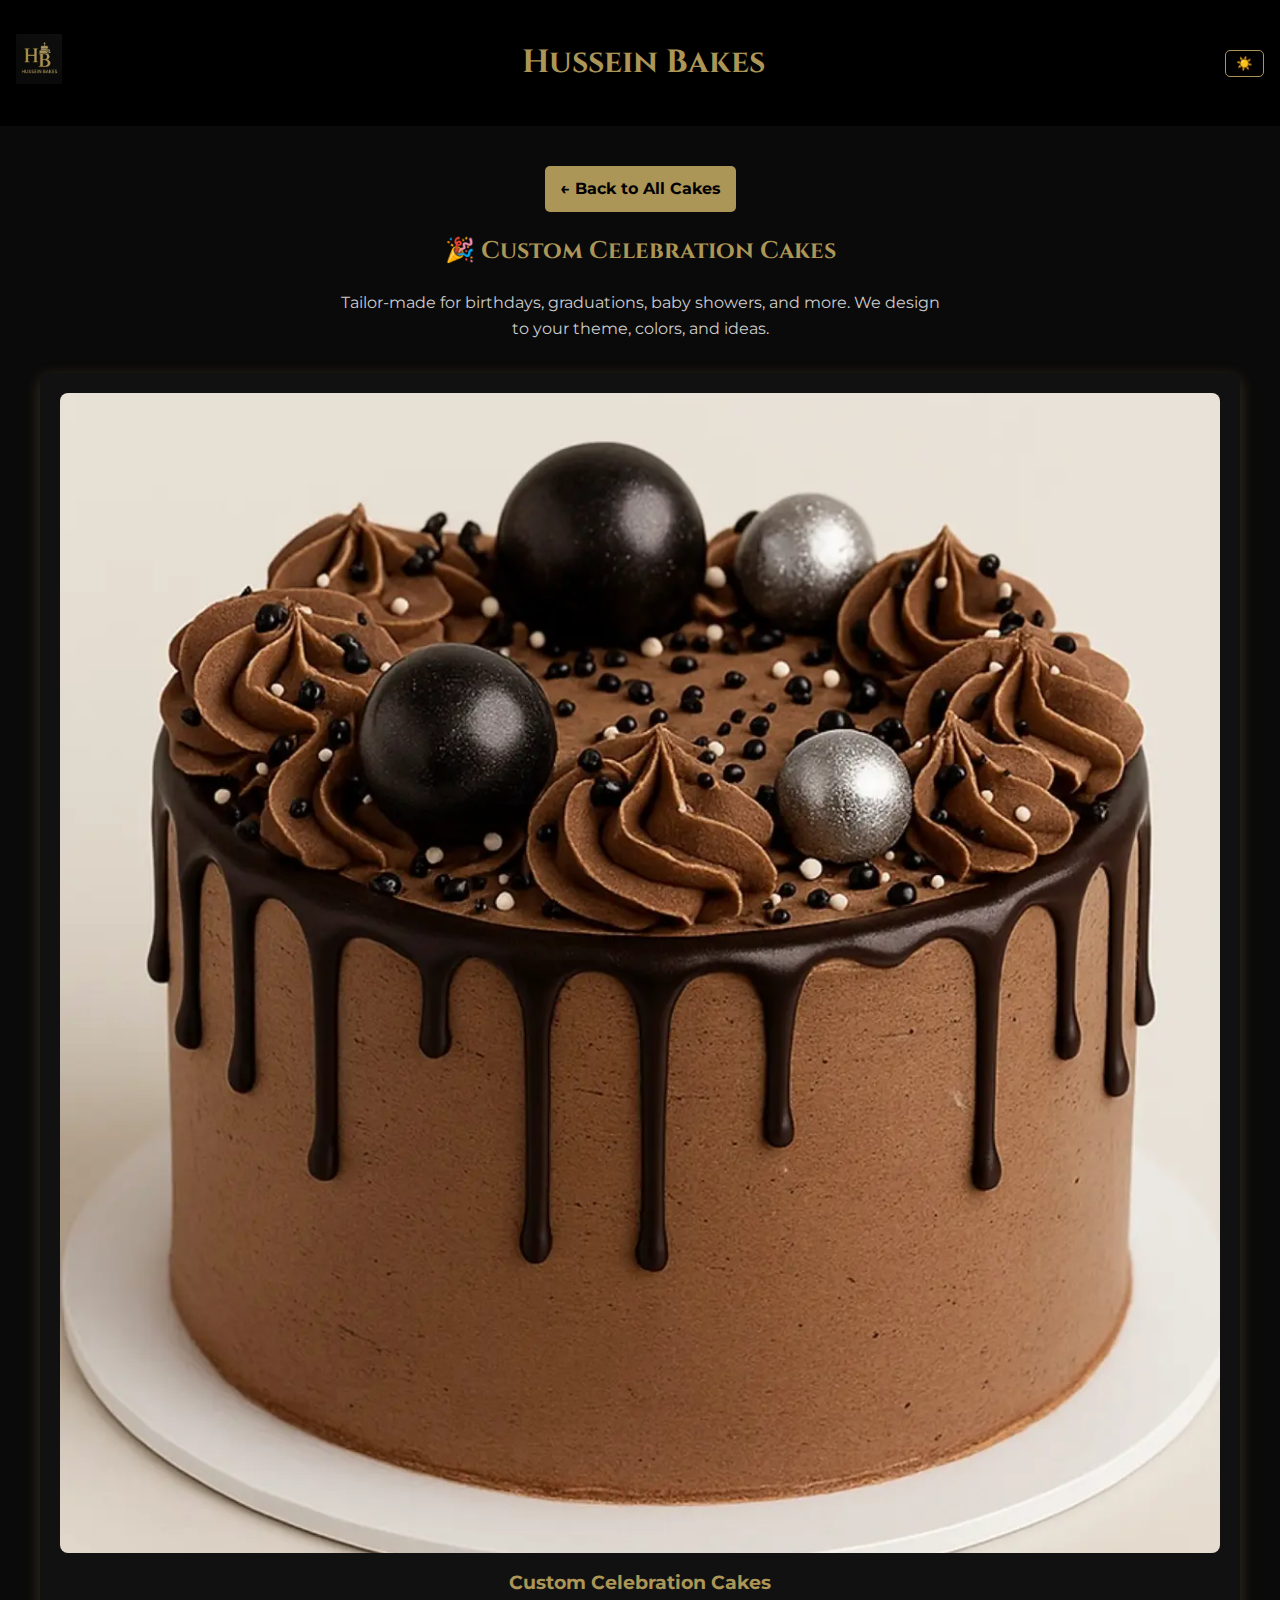
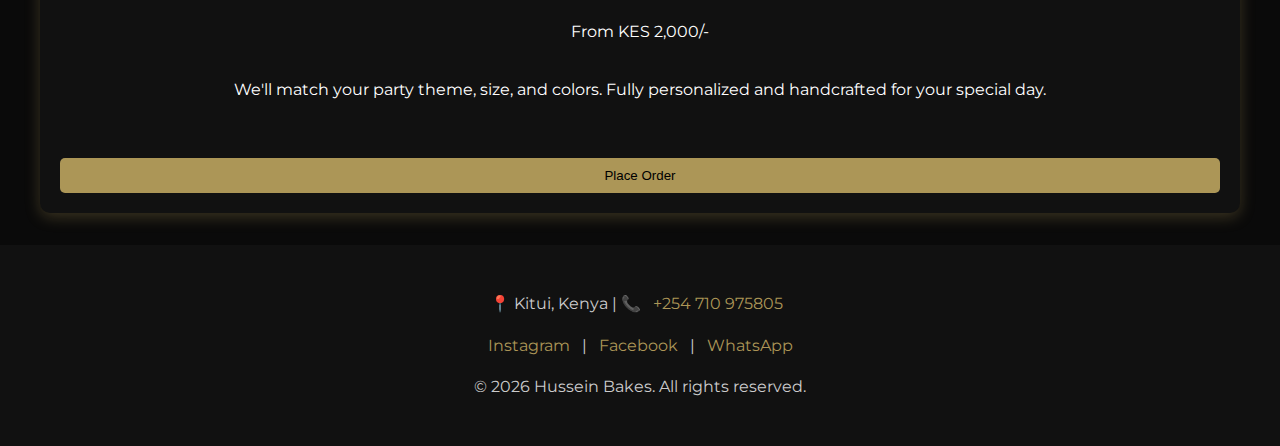
<file: custom-cakes.html>
<!DOCTYPE html>
<html lang="en">
<head>
  <meta charset="UTF-8" />
  <meta name="viewport" content="width=device-width, initial-scale=1.0"/>
  <meta name="description" content="Order Custom Celebration Cakes from Hussein Bakes. We bring your unique cake visions to life for birthdays, graduations, and special events." />
  <meta name="keywords" content="Hussein Bakes, custom cakes, celebration cakes, birthday cakes, graduation cakes, personalized cakes, bespoke cakes Kitui" />
  <meta name="author" content="Hussein Salim" />
  <meta name="robots" content="index, follow" />
  <title>Hussein Bakes | Custom Celebration Cakes</title>
  <link rel="icon" href="images/logo.webp" type="image/webp" />
<!-- Google tag (gtag.js) -->
<script async src="https://www.googletagmanager.com/gtag/js?id=G-3FHMRT7QFT"></script>
<script>
  window.dataLayer = window.dataLayer || [];
  function gtag(){dataLayer.push(arguments);}
  gtag('js', new Date());

  gtag('config', 'G-3FHMRT7QFT');
</script>
  <!-- Open Graph / Twitter Cards -->
  <meta property="og:title" content="Hussein Bakes – Custom Celebration Cakes" />
  <meta property="og:description" content="Birthday? Graduation? Get a fully customized cake designed just for you." />
  <meta property="og:image" content="https://husseinbakes.github.io/husseinbakes/images/Black-on-white.webp" />
  <meta property="og:url" content="https://husseinbakes.github.io/husseinbakes/custom-cakes.html" />
  <meta property="og:type" content="website" />
  <meta name="twitter:card" content="summary_large_image" />
  <meta name="twitter:title" content="Hussein Bakes – Custom Celebration Cakes" />
  <meta name="twitter:description" content="Your dream celebration cake, tailor-made by Hussein Bakes." />
  <meta name="twitter:image" content="https://husseinbakes.github.io/husseinbakes/images/Black-on-white.webp" />

  <!-- Google Fonts -->
  <link href="https://fonts.googleapis.com/css2?family=Cinzel:wght@700&family=Great+Vibes&family=Montserrat&display=swap" rel="stylesheet" />

  <!-- Schema -->
  <script type="application/ld+json">
  {
    "@context": "https://schema.org",
    "@type": "Product",
    "name": "Custom Celebration Cake",
    "description": "Tailor-made cakes for birthdays, graduations, and celebrations.",
    "brand": { "@type": "Organization", "name": "Hussein Bakes" },
    "image": "https://husseinbakes.github.io/husseinbakes/images/Black-on-white.webp",
    "offers": {
      "@type": "Offer",
      "priceCurrency": "KES",
      "price": "2000",
      "availability": "https://schema.org/InStock",
      "url": "https://husseinbakes.github.io/husseinbakes/custom-cakes.html"
    }
  }
  </script>

  <style>
    :root {
      --gold: #ac9657;
      --gold-light: #f0e3b1;
      --dark: #0a0a0a;
      --light: #fff;
      --muted: #ccc;
      --card: #111;
    }

    body {
      margin: 0;
      font-family: 'Montserrat', sans-serif;
      background: var(--dark);
      color: var(--light);
      line-height: 1.6;
    }

    h1, h2 {
      font-family: 'Cinzel', serif;
      color: var(--gold);
    }

    a {
      color: var(--gold);
      text-decoration: none;
    }

    header {
      background: #000;
      padding: 1rem;
    }

    .nav-container {
      display: flex;
      align-items: center;
      justify-content: space-between;
    }

    .nav-logo img {
      height: 50px;
    }

    .toggle-theme {
      background: none;
      border: 1px solid var(--gold);
      color: var(--gold);
      padding: 5px 10px;
      border-radius: 5px;
      cursor: pointer;
    }

    .menu-main {
      padding: 40px 20px;
      text-align: center;
    }

    .back-to-menu-container {
      margin-bottom: 20px;
    }

    .back-to-menu-btn {
      display: inline-block;
      background: var(--gold);
      color: #000;
      padding: 10px 15px;
      border-radius: 5px;
      font-weight: bold;
    }

    .cake-grid {
      display: grid;
      gap: 30px;
      justify-content: center;
      grid-template-columns: repeat(auto-fit, minmax(300px, 1fr));
      margin-top: 2rem;
    }

    .cake-card {
      background: var(--card);
      padding: 20px;
      border-radius: 10px;
      box-shadow: 0 4px 15px rgba(172, 150, 87, 0.3);
    }

    .cake-card img {
      max-width: 100%;
      border-radius: 10px;
      height: auto;
    }

    .cake-card h3 {
      margin: 15px 0 5px;
      color: var(--gold);
    }

    .order-button {
      background: var(--gold);
      color: #000;
      padding: 10px 15px;
      border: none;
      border-radius: 5px;
      margin-top: 10px;
      cursor: pointer;
    }

    footer {
      background: var(--card);
      padding: 30px 20px;
      text-align: center;
      color: var(--muted);
    }

    footer a {
      margin: 0 8px;
      color: var(--gold);
    }

    .modal {
      display: none;
      position: fixed;
      top: 0; left: 0;
      width: 100vw;
      height: 100vh;
      background: rgba(0, 0, 0, 0.85);
      backdrop-filter: blur(5px);
      justify-content: center;
      align-items: center;
      z-index: 9999;
    }

    .modal-content {
      background: var(--card);
      padding: 40px 30px;
      border-radius: 10px;
      text-align: center;
      max-width: 400px;
      position: relative;
    }

    .close-btn {
      position: absolute;
      top: 10px; right: 15px;
      font-size: 28px;
      cursor: pointer;
      color: var(--gold);
    }

    .whatsapp-float {
      display: inline-block;
      margin-top: 20px;
      background: #25d366;
      padding: 10px;
      border-radius: 50%;
    }

    .whatsapp-float img {
      height: 32px;
      width: 32px;
    }

    .section-description {
      max-width: 600px;
      margin: auto;
      color: var(--muted);
    }
    /* ADD THIS TO THE <style> BLOCK IN signature-cakes.html, specialty-cakes.html, mini-cakes.html, AND custom-cakes.html */

/* --- Cake Grid Layout Fix --- */
.cake-grid {
  display: grid;
  grid-template-columns: repeat(auto-fit, minmax(280px, 1fr));
  gap: 1.5rem;
  max-width: 1200px;
  margin: 2rem auto; /* Ensures it is centered */
}

/* --- Image Sizing Fix for Consistency --- */
.cake-card img {
  width: 100%; /* Image fills its container */
  /* Fix 1: Ensures all images maintain a 1:1 aspect ratio */
  aspect-ratio: 1 / 1; 
  /* Fix 2: Crops the image to fill the 1:1 area without distortion */
  object-fit: cover; 
  border-radius: 8px;
  display: block; /* Removes any unwanted space below the image */
}

/* Optional: Ensure card height remains consistent */
.cake-card {
  display: flex;
  flex-direction: column;
  height: 100%;
}

.cake-card .order-button {
  margin-top: auto; /* Pushes the button to the bottom of the card */
}

/* --- Wedding Carousel Fix --- */
/* (For wedding-cakes.html only) */
.carousel img {
    height: 300px; 
    width: auto; /* Ensure width adjusts to maintain aspect ratio */
    /* Add this if not already present: */
    object-fit: cover;
}

  </style>
</head>

<body>
  <header>
    <nav>
      <div class="nav-container">
        <a href="index.html" class="nav-logo">
          <img src="images/logo.webp" alt="Hussein Bakes Logo" />
        </a>
        <h1>Hussein Bakes</h1>
        <button id="themeToggle" class="toggle-theme" aria-label="Toggle theme">☀️</button>
      </div>
    </nav>
  </header>

  <main class="menu-main">
    <div class="back-to-menu-container">
      <a href="index.html" class="back-to-menu-btn">← Back to All Cakes</a>
    </div>

    <section class="menu-section" id="custom-category">
      <h2>🎉 Custom Celebration Cakes</h2>
      <p class="section-description">Tailor-made for birthdays, graduations, baby showers, and more. We design to your theme, colors, and ideas.</p>

      <div class="cake-grid">
        <div class="cake-card">
          <img src="images/Black-on-white.webp" alt="Custom Celebration Cake" loading="lazy" />
          <h3>Custom Celebration Cakes</h3>
          <p>From KES 2,000/-</p>
          <p>We'll match your party theme, size, and colors. Fully personalized and handcrafted for your special day.</p>
          <button class="order-button" data-cake-name="Custom Celebration Cake">Place Order</button>
        </div>
      </div>
    </section>
  </main>

  <footer>
    <p>📍 Kitui, Kenya | 📞 <a href="tel:+254710975805">+254 710 975805</a></p>
    <p>
      <a href="https://instagram.com/husseinbakes" target="_blank">Instagram</a> |
      <a href="https://facebook.com/husseinbakes" target="_blank">Facebook</a> |
      <a href="https://wa.me/254710975805" target="_blank">WhatsApp</a>
    </p>
    <p>© <span id="currentYear"></span> Hussein Bakes. All rights reserved.</p>
  </footer>

  <!-- Order Modal -->
  <div id="order-modal" class="modal" role="dialog" aria-modal="true" aria-labelledby="modal-title">
    <div class="modal-content">
      <span class="close-btn" aria-label="Close Order Modal">×</span>
      <h2 id="modal-title">Order: <span id="modal-cake-name"></span></h2>
      <p>Ready to indulge? Click below to place your order via WhatsApp!</p>
      <a href="https://wa.me/254710975805" class="whatsapp-float" target="_blank" aria-label="Chat on WhatsApp">
        <img src="images/whatsapp-icon.webp" alt="WhatsApp Icon" />
      </a>
      <p style="margin-top: 1rem; font-size: 0.9em; color: var(--gold-light);">
        For special requests or details, include them in your WhatsApp message.
      </p>
    </div>
  </div>

  <script>
    document.getElementById("currentYear").textContent = new Date().getFullYear();

    const modal = document.getElementById("order-modal");
    const modalCakeName = document.getElementById("modal-cake-name");
    const closeBtn = document.querySelector(".close-btn");

    document.querySelectorAll(".order-button").forEach(btn => {
      btn.addEventListener("click", () => {
        const name = btn.getAttribute("data-cake-name");
        modalCakeName.textContent = name;
        modal.style.display = "flex";
      });
    });

    closeBtn.addEventListener("click", () => {
      modal.style.display = "none";
    });

    window.addEventListener("click", (e) => {
      if (e.target === modal) {
        modal.style.display = "none";
      }
    });

    document.getElementById("themeToggle").addEventListener("click", () => {
      document.body.classList.toggle("light-theme");
    });
  </script>
</body>
</html>
</file>
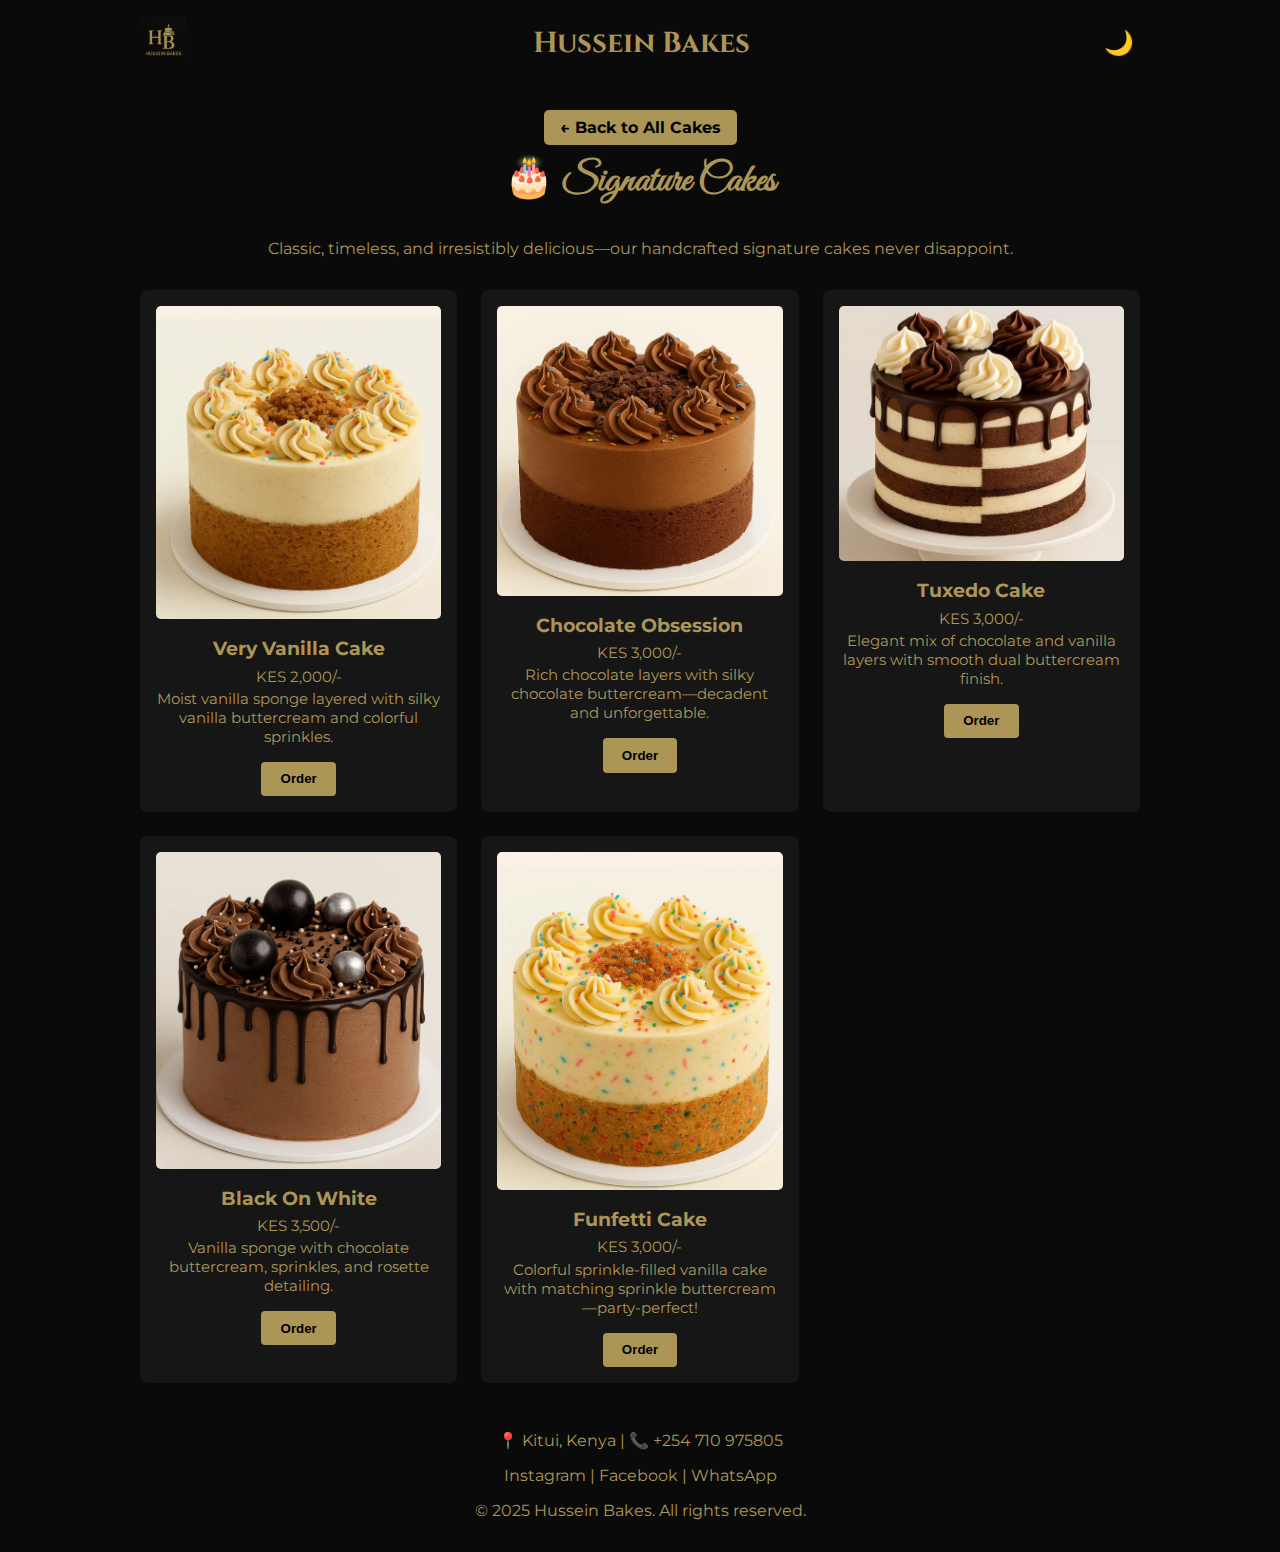
<file: signature-cakes.html>
<!DOCTYPE html>
<html lang="en">
<head>
  <meta charset="UTF-8" />
  <meta name="viewport" content="width=device-width, initial-scale=1.0"/>
  <title>Hussein Bakes | Signature Cakes</title>
  <meta name="description" content="Discover our elegant Signature Cake collection — classic flavors like Vanilla, Chocolate, Tuxedo & more, handcrafted by Hussein Bakes." />
  <meta name="keywords" content="Hussein Bakes, signature cakes, vanilla cake, chocolate, tuxedo cake, funfetti" />
  <meta name="author" content="Hussein Salim" />
  <meta name="robots" content="index, follow" />
  <link rel="icon" href="images/logo.webp" type="image/webp" />

  <meta property="og:title" content="Hussein Bakes – Signature Cakes" />
  <meta property="og:description" content="Classic, timeless cakes like Tuxedo, Vanilla, Chocolate, and more — handcrafted by Hussein Bakes." />
  <meta property="og:image" content="https://husseinbakes.github.io/our-menu/images/tuxedo.webp" />
  <meta property="og:url" content="https://husseinbakes.github.io/our-menu/signature-cakes.html" />
  <meta property="og:type" content="website" />
  
  <meta name="twitter:card" content="summary_large_image" />
  <meta name="twitter:title" content="Hussein Bakes – Signature Cakes" />
  <meta name="twitter:description" content="Explore handcrafted signature cakes by Hussein Bakes. Order now." />
  <meta name="twitter:image" content="https://husseinbakes.github.io/our-menu/images/tuxedo.webp" />

  <!-- Fonts & CSS -->
  <link href="https://fonts.googleapis.com/css2?family=Cinzel:wght@700&family=Great+Vibes&family=Montserrat:wght@300;400;600&display=swap" rel="stylesheet"/>
  <style>
    :root {
      --gold: #ac9657;
      --black: #0a0a0a;
      --white: #fff;
      --gold-light: #e0c88e;
    }

    body {
      margin: 0;
      font-family: 'Montserrat', sans-serif;
      background-color: var(--black);
      color: var(--gold);
      transition: background-color 0.4s, color 0.4s;
    }

    body.light-mode {
      background: #fff;
      color: #111;
    }

    header, footer {
      text-align: center;
      padding: 1rem;
      background-color: transparent;
    }

    nav {
      display: flex;
      justify-content: space-between;
      align-items: center;
      max-width: 1000px;
      margin: auto;
    }

    .nav-logo img {
      height: 50px;
    }

    h1 {
      font-family: 'Cinzel', serif;
      font-size: 1.8rem;
      margin: 0;
    }

    .toggle-theme {
      background: none;
      border: none;
      font-size: 1.5rem;
      cursor: pointer;
      color: var(--gold);
    }

    main {
      max-width: 1000px;
      margin: auto;
      padding: 1rem;
    }

    .menu-section h2 {
      font-family: 'Great Vibes', cursive;
      font-size: 2.5rem;
      text-align: center;
      margin-top: 1rem;
    }

    .section-description {
      text-align: center;
      font-size: 1rem;
      margin-bottom: 2rem;
    }

    .cake-grid {
      display: grid;
      grid-template-columns: repeat(auto-fit, minmax(260px, 1fr));
      gap: 1.5rem;
    }

    .cake-card {
      background-color: rgba(255,255,255,0.05);
      padding: 1rem;
      border-radius: 8px;
      text-align: center;
      transition: transform 0.3s ease;
    }

    .cake-card:hover {
      transform: translateY(-5px);
    }

    .cake-card img {
      width: 100%;
      border-radius: 5px;
    }

    .cake-card h3 {
      margin: 0.8rem 0 0.4rem;
      font-size: 1.2rem;
    }

    .cake-card p {
      margin: 0.2rem 0;
      font-size: 0.95rem;
    }

    .order-button {
      margin-top: 0.8rem;
      padding: 0.6rem 1.2rem;
      background-color: var(--gold);
      border: none;
      border-radius: 4px;
      color: #000;
      font-weight: bold;
      cursor: pointer;
      transition: background 0.3s;
    }

    .order-button:hover {
      background-color: var(--gold-light);
    }

    footer a {
      color: inherit;
      text-decoration: none;
    }

    .modal {
      display: none;
      position: fixed;
      z-index: 9999;
      left: 0;
      top: 0;
      width: 100%;
      height: 100%;
      background: rgba(0,0,0,0.8);
      justify-content: center;
      align-items: center;
    }

    .modal-content {
      background: #fff;
      color: #000;
      padding: 2rem;
      border-radius: 8px;
      max-width: 400px;
      text-align: center;
      position: relative;
    }

    .modal-content img {
      width: 50px;
    }

    .close-btn {
      position: absolute;
      top: 8px;
      right: 12px;
      font-size: 1.5rem;
      cursor: pointer;
    }

    .back-to-menu-container {
      text-align: center;
      margin: 1rem 0;
    }

    .back-to-menu-btn {
      text-decoration: none;
      background: var(--gold);
      padding: 0.5rem 1rem;
      border-radius: 5px;
      color: #000;
      font-weight: bold;
    }

    .nav-links a {
      margin: 0 0.5rem;
      color: var(--gold);
      text-decoration: none;
      font-weight: 500;
    }

    .nav-links a:hover {
      text-decoration: underline;
    }
  </style>

  <!-- JSON-LD Schema for Key Products -->
  <script type="application/ld+json">
  {
    "@context": "https://schema.org/",
    "@type": "Product",
    "name": "Tuxedo Cake",
    "image": "https://husseinbakes.github.io/our-menu/images/tuxedo.webp",
    "description": "Elegant mix of chocolate and vanilla layers with smooth dual buttercream finish.",
    "offers": {
      "@type": "Offer",
      "price": "3000",
      "priceCurrency": "KES",
      "availability": "https://schema.org/InStock"
    }
  }
  </script>
</head>
<body>
  <header>
    <nav class="nav-container">
      <a href="index.html" class="nav-logo">
        <img src="images/logo.webp" alt="Hussein Bakes Logo" />
      </a>
      <h1>Hussein Bakes</h1>
      <button id="themeToggle" class="toggle-theme" aria-label="Toggle Theme">🌙</button>
    </nav>
  </header>

  <main>
    <div class="back-to-menu-container">
      <a href="index.html" class="back-to-menu-btn">← Back to All Cakes</a>
    </div>

    <section class="menu-section" id="signature-category">
      <h2>🎂 Signature Cakes</h2>
      <p class="section-description">Classic, timeless, and irresistibly delicious—our handcrafted signature cakes never disappoint.</p>
      <div class="cake-grid">
        <div class="cake-card">
          <img src="images/Very-vanilla.webp" alt="Very Vanilla Cake" />
          <h3>Very Vanilla Cake</h3>
          <p>KES 2,000/-</p>
          <p>Moist vanilla sponge layered with silky vanilla buttercream and colorful sprinkles.</p>
          <button class="order-button" data-cake="Very Vanilla Cake">Order</button>
        </div>
        <div class="cake-card">
          <img src="images/Chocolate-obsession.webp" alt="Chocolate Obsession" />
          <h3>Chocolate Obsession</h3>
          <p>KES 3,000/-</p>
          <p>Rich chocolate layers with silky chocolate buttercream—decadent and unforgettable.</p>
          <button class="order-button" data-cake="Chocolate Obsession">Order</button>
        </div>
        <div class="cake-card">
          <img src="images/tuxedo.webp" alt="Tuxedo Cake" />
          <h3>Tuxedo Cake</h3>
          <p>KES 3,000/-</p>
          <p>Elegant mix of chocolate and vanilla layers with smooth dual buttercream finish.</p>
          <button class="order-button" data-cake="Tuxedo Cake">Order</button>
        </div>
        <div class="cake-card">
          <img src="images/Black-on-white.webp" alt="Black On White Cake" />
          <h3>Black On White</h3>
          <p>KES 3,500/-</p>
          <p>Vanilla sponge with chocolate buttercream, sprinkles, and rosette detailing.</p>
          <button class="order-button" data-cake="Black On White">Order</button>
        </div>
        <div class="cake-card">
          <img src="images/Funfetti.webp" alt="Funfetti Cake" />
          <h3>Funfetti Cake</h3>
          <p>KES 3,000/-</p>
          <p>Colorful sprinkle-filled vanilla cake with matching sprinkle buttercream—party-perfect!</p>
          <button class="order-button" data-cake="Funfetti Cake">Order</button>
        </div>
      </div>
    </section>
  </main>

  <footer>
    <p>📍 Kitui, Kenya | 📞 <a href="tel:+254710975805">+254 710 975805</a></p>
    <p>
      <a href="https://instagram.com/husseinbakes" target="_blank">Instagram</a> |
      <a href="https://facebook.com/husseinbakes" target="_blank">Facebook</a> |
      <a href="https://wa.me/254710975805" target="_blank">WhatsApp</a>
    </p>
    <p>© 2025 Hussein Bakes. All rights reserved.</p>
  </footer>

  <!-- Modal -->
  <div id="order-modal" class="modal" role="dialog" aria-modal="true" aria-labelledby="modal-title">
    <div class="modal-content">
      <span class="close-btn" aria-label="Close Modal">&times;</span>
      <h2 id="modal-title">Order: <span id="modal-cake-name"></span></h2>
      <p>Click below to place your order on WhatsApp.</p>
      <a id="whatsapp-link" href="#" target="_blank" aria-label="WhatsApp Order">
        <img src="images/whatsapp-icon.webp" alt="WhatsApp Icon" />
      </a>
      <p style="margin-top:1rem;font-size:0.9em;color:#555;">Include flavor, size, and preferred delivery date in your message.</p>
    </div>
  </div>

  <!-- JS -->
  <script>
    document.getElementById("themeToggle").addEventListener("click", () => {
      document.body.classList.toggle("light-mode");
    });

    const modal = document.getElementById("order-modal");
    const modalCakeName = document.getElementById("modal-cake-name");
    const whatsappLink = document.getElementById("whatsapp-link");

    document.querySelectorAll(".order-button").forEach(button => {
      button.addEventListener("click", () => {
        const cake = button.getAttribute("data-cake");
        modalCakeName.textContent = cake;
        whatsappLink.href = `https://wa.me/254710975805?text=I'm%20interested%20in%20ordering%20the%20${encodeURIComponent(cake)}%20cake.`;
        modal.style.display = "flex";
      });
    });

    document.querySelector(".close-btn").addEventListener("click", () => {
      modal.style.display = "none";
    });

    window.addEventListener("click", (e) => {
      if (e.target === modal) {
        modal.style.display = "none";
      }
    });
  </script>
</body>
</html>
</file>
